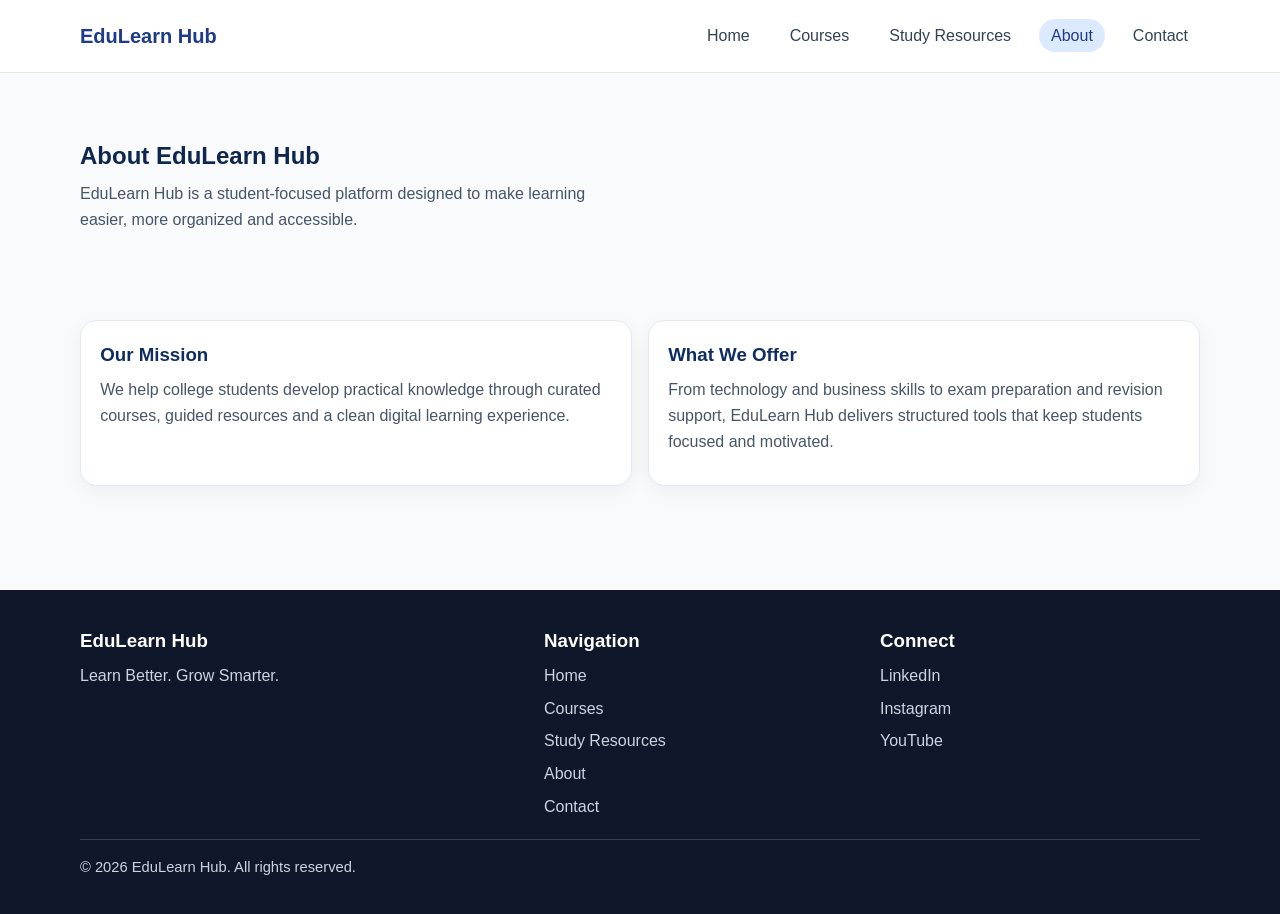
<file: about.html>
<!DOCTYPE html>
<html lang="en">
  <head>
    <meta charset="UTF-8" />
    <meta name="viewport" content="width=device-width, initial-scale=1.0" />
    <title>EduLearn Hub | About</title>
    <link rel="stylesheet" href="styles.css" />
    <script async src="https://www.googletagmanager.com/gtag/js?id=G-74V6HJLJXZ"></script>
    <script>
      window.dataLayer = window.dataLayer || [];
      function gtag() {
        dataLayer.push(arguments);
      }
      gtag('js', new Date());

      gtag('config', 'G-74V6HJLJXZ');
    </script>
  </head>
  <body>
    <header class="navbar">
      <div class="container nav-wrap">
        <a class="brand" href="index.html">EduLearn Hub</a>
        <button class="menu-toggle" aria-label="Open menu">☰</button>
        <ul class="nav-links">
          <li><a href="index.html">Home</a></li>
          <li><a href="courses.html">Courses</a></li>
          <li><a href="resources.html">Study Resources</a></li>
          <li><a class="active" href="about.html">About</a></li>
          <li><a href="contact.html">Contact</a></li>
        </ul>
      </div>
    </header>

    <main>
      <section class="page-header">
        <div class="container">
          <h1>About EduLearn Hub</h1>
          <p>
            EduLearn Hub is a student-focused platform designed to make learning easier, more organized and accessible.
          </p>
        </div>
      </section>

      <section class="card-section">
        <div class="container two-col">
          <article class="card">
            <h3>Our Mission</h3>
            <p>
              We help college students develop practical knowledge through curated courses, guided resources and a clean digital
              learning experience.
            </p>
          </article>
          <article class="card">
            <h3>What We Offer</h3>
            <p>
              From technology and business skills to exam preparation and revision support, EduLearn Hub delivers structured tools
              that keep students focused and motivated.
            </p>
          </article>
        </div>
      </section>
    </main>

    <footer>
      <div class="container">
        <div class="footer-grid">
          <div><h3>EduLearn Hub</h3><p>Learn Better. Grow Smarter.</p></div>
          <div>
            <h3>Navigation</h3>
            <ul class="footer-links">
              <li><a href="index.html">Home</a></li>
              <li><a href="courses.html">Courses</a></li>
              <li><a href="resources.html">Study Resources</a></li>
              <li><a href="about.html">About</a></li>
              <li><a href="contact.html">Contact</a></li>
            </ul>
          </div>
          <div>
            <h3>Connect</h3>
            <ul class="social-links"><li><a href="#">LinkedIn</a></li><li><a href="#">Instagram</a></li><li><a href="#">YouTube</a></li></ul>
          </div>
        </div>
        <p class="footer-note">© <span data-year></span> EduLearn Hub. All rights reserved.</p>
      </div>
    </footer>

    <script src="script.js"></script>
  </body>
</html>
</file>
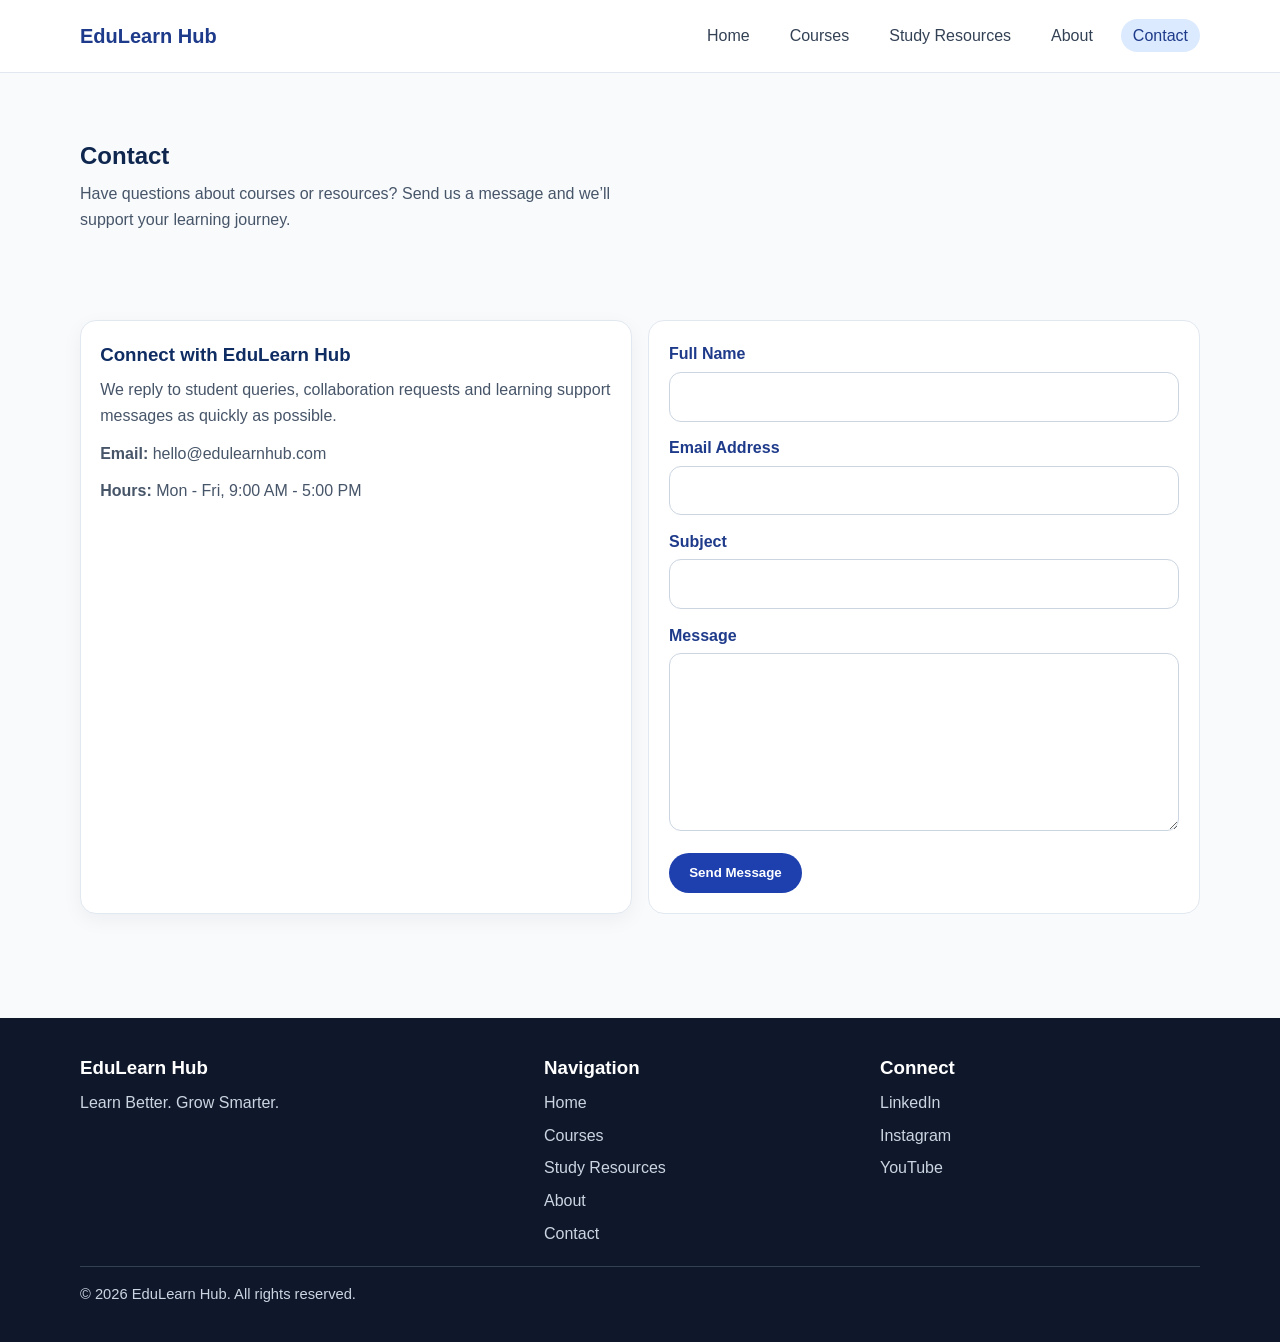
<file: contact.html>
<!DOCTYPE html>
<html lang="en">
  <head>
    <meta charset="UTF-8" />
    <meta name="viewport" content="width=device-width, initial-scale=1.0" />
    <title>EduLearn Hub | Contact</title>
    <link rel="stylesheet" href="styles.css" />
    <script async src="https://www.googletagmanager.com/gtag/js?id=G-74V6HJLJXZ"></script>
    <script>
      window.dataLayer = window.dataLayer || [];
      function gtag() {
        dataLayer.push(arguments);
      }
      gtag('js', new Date());

      gtag('config', 'G-74V6HJLJXZ');
    </script>
  </head>
  <body>
    <header class="navbar">
      <div class="container nav-wrap">
        <a class="brand" href="index.html">EduLearn Hub</a>
        <button class="menu-toggle" aria-label="Open menu">☰</button>
        <ul class="nav-links">
          <li><a href="index.html">Home</a></li>
          <li><a href="courses.html">Courses</a></li>
          <li><a href="resources.html">Study Resources</a></li>
          <li><a href="about.html">About</a></li>
          <li><a class="active" href="contact.html">Contact</a></li>
        </ul>
      </div>
    </header>

    <main>
      <section class="page-header">
        <div class="container">
          <h1>Contact</h1>
          <p>Have questions about courses or resources? Send us a message and we’ll support your learning journey.</p>
        </div>
      </section>

      <section class="card-section">
        <div class="container two-col">
          <article class="card">
            <h3>Connect with EduLearn Hub</h3>
            <p>We reply to student queries, collaboration requests and learning support messages as quickly as possible.</p>
            <p><strong>Email:</strong> hello@edulearnhub.com</p>
            <p><strong>Hours:</strong> Mon - Fri, 9:00 AM - 5:00 PM</p>
          </article>

          <form id="contact-form" class="form-card">
            <label for="fullName">Full Name</label>
            <input type="text" id="fullName" name="fullName" required />

            <label for="email">Email Address</label>
            <input type="email" id="email" name="email" required />

            <label for="subject">Subject</label>
            <input type="text" id="subject" name="subject" required />

            <label for="message">Message</label>
            <textarea id="message" name="message" rows="6" required></textarea>

            <button type="submit" class="btn btn-primary">Send Message</button>
          </form>
        </div>
      </section>
    </main>

    <footer>
      <div class="container">
        <div class="footer-grid">
          <div><h3>EduLearn Hub</h3><p>Learn Better. Grow Smarter.</p></div>
          <div>
            <h3>Navigation</h3>
            <ul class="footer-links">
              <li><a href="index.html">Home</a></li>
              <li><a href="courses.html">Courses</a></li>
              <li><a href="resources.html">Study Resources</a></li>
              <li><a href="about.html">About</a></li>
              <li><a href="contact.html">Contact</a></li>
            </ul>
          </div>
          <div>
            <h3>Connect</h3>
            <ul class="social-links"><li><a href="#">LinkedIn</a></li><li><a href="#">Instagram</a></li><li><a href="#">YouTube</a></li></ul>
          </div>
        </div>
        <p class="footer-note">© <span data-year></span> EduLearn Hub. All rights reserved.</p>
      </div>
    </footer>

    <script src="script.js"></script>
  </body>
</html>
</file>
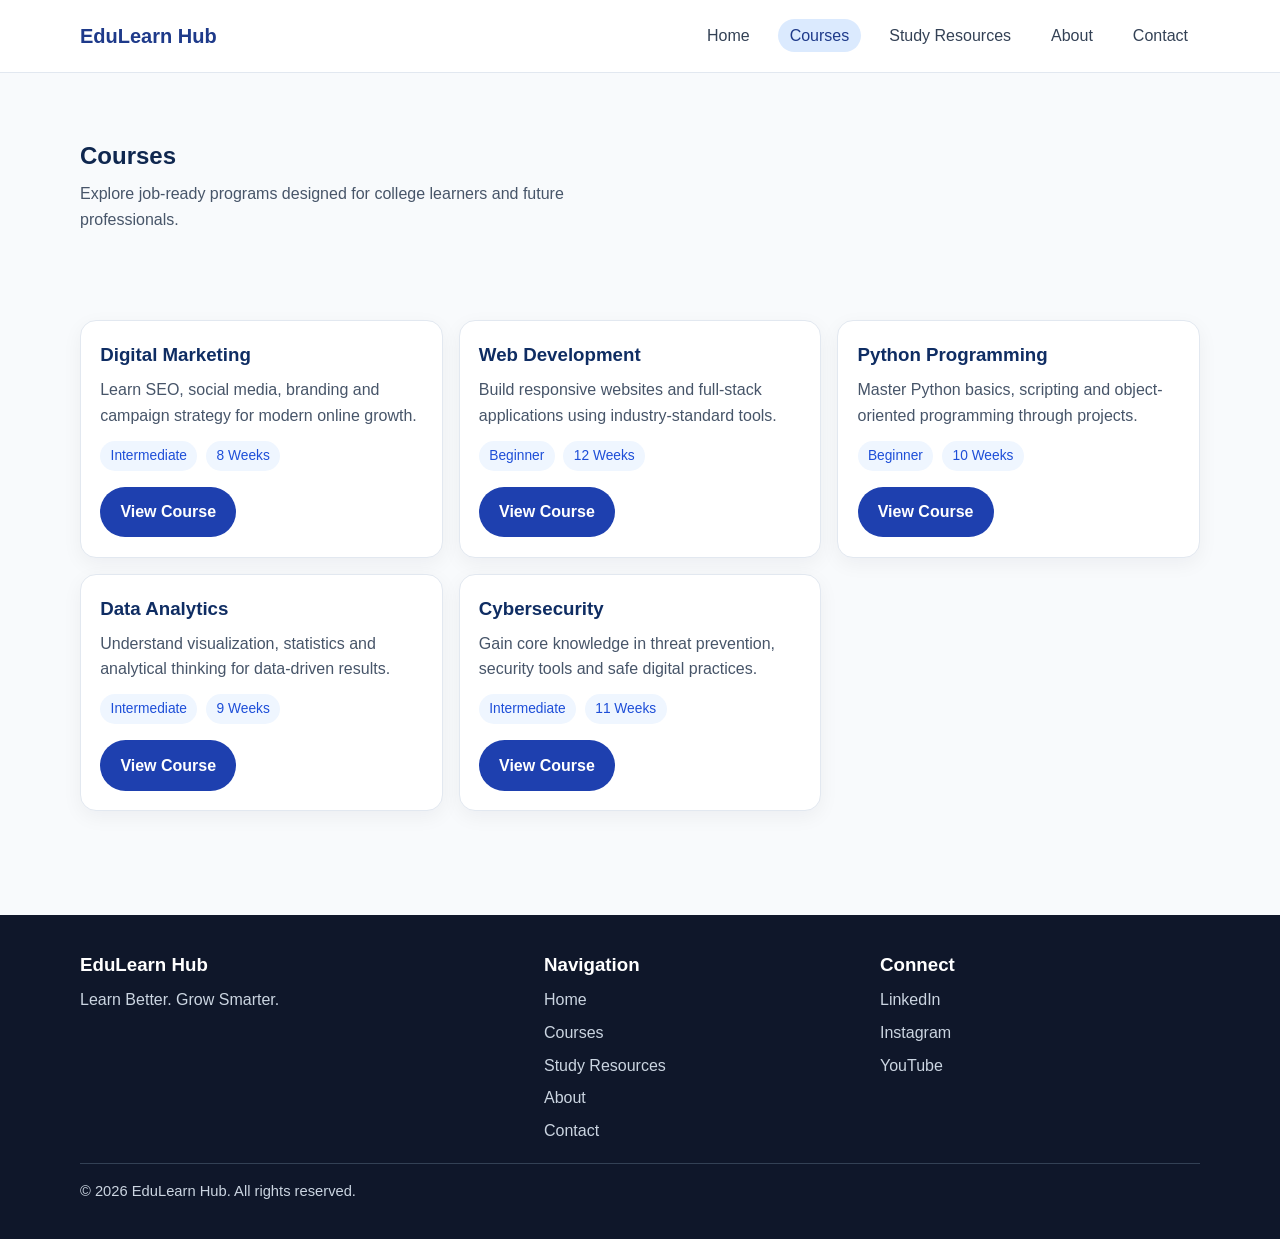
<file: courses.html>
<!DOCTYPE html>
<html lang="en">
  <head>
    <meta charset="UTF-8" />
    <meta name="viewport" content="width=device-width, initial-scale=1.0" />
    <title>EduLearn Hub | Courses</title>
    <link rel="stylesheet" href="styles.css" />
    <script async src="https://www.googletagmanager.com/gtag/js?id=G-74V6HJLJXZ"></script>
    <script>
      window.dataLayer = window.dataLayer || [];
      function gtag() {
        dataLayer.push(arguments);
      }
      gtag('js', new Date());

      gtag('config', 'G-74V6HJLJXZ');
    </script>
  </head>
  <body>
    <header class="navbar">
      <div class="container nav-wrap">
        <a class="brand" href="index.html">EduLearn Hub</a>
        <button class="menu-toggle" aria-label="Open menu">☰</button>
        <ul class="nav-links">
          <li><a href="index.html">Home</a></li>
          <li><a class="active" href="courses.html">Courses</a></li>
          <li><a href="resources.html">Study Resources</a></li>
          <li><a href="about.html">About</a></li>
          <li><a href="contact.html">Contact</a></li>
        </ul>
      </div>
    </header>

    <main>
      <section class="page-header">
        <div class="container">
          <h1>Courses</h1>
          <p>Explore job-ready programs designed for college learners and future professionals.</p>
        </div>
      </section>

      <section class="card-section">
        <div class="container card-grid">
          <article class="card">
            <h3>Digital Marketing</h3>
            <p>Learn SEO, social media, branding and campaign strategy for modern online growth.</p>
            <div class="meta"><span class="pill">Intermediate</span><span class="pill">8 Weeks</span></div>
            <a class="btn btn-primary" href="contact.html">View Course</a>
          </article>

          <article class="card">
            <h3>Web Development</h3>
            <p>Build responsive websites and full-stack applications using industry-standard tools.</p>
            <div class="meta"><span class="pill">Beginner</span><span class="pill">12 Weeks</span></div>
            <a class="btn btn-primary" href="contact.html">View Course</a>
          </article>

          <article class="card">
            <h3>Python Programming</h3>
            <p>Master Python basics, scripting and object-oriented programming through projects.</p>
            <div class="meta"><span class="pill">Beginner</span><span class="pill">10 Weeks</span></div>
            <a class="btn btn-primary" href="contact.html">View Course</a>
          </article>

          <article class="card">
            <h3>Data Analytics</h3>
            <p>Understand visualization, statistics and analytical thinking for data-driven results.</p>
            <div class="meta"><span class="pill">Intermediate</span><span class="pill">9 Weeks</span></div>
            <a class="btn btn-primary" href="contact.html">View Course</a>
          </article>

          <article class="card">
            <h3>Cybersecurity</h3>
            <p>Gain core knowledge in threat prevention, security tools and safe digital practices.</p>
            <div class="meta"><span class="pill">Intermediate</span><span class="pill">11 Weeks</span></div>
            <a class="btn btn-primary" href="contact.html">View Course</a>
          </article>
        </div>
      </section>
    </main>

    <footer>
      <div class="container">
        <div class="footer-grid">
          <div><h3>EduLearn Hub</h3><p>Learn Better. Grow Smarter.</p></div>
          <div>
            <h3>Navigation</h3>
            <ul class="footer-links">
              <li><a href="index.html">Home</a></li>
              <li><a href="courses.html">Courses</a></li>
              <li><a href="resources.html">Study Resources</a></li>
              <li><a href="about.html">About</a></li>
              <li><a href="contact.html">Contact</a></li>
            </ul>
          </div>
          <div>
            <h3>Connect</h3>
            <ul class="social-links"><li><a href="#">LinkedIn</a></li><li><a href="#">Instagram</a></li><li><a href="#">YouTube</a></li></ul>
          </div>
        </div>
        <p class="footer-note">© <span data-year></span> EduLearn Hub. All rights reserved.</p>
      </div>
    </footer>

    <script src="script.js"></script>
  </body>
</html>
</file>
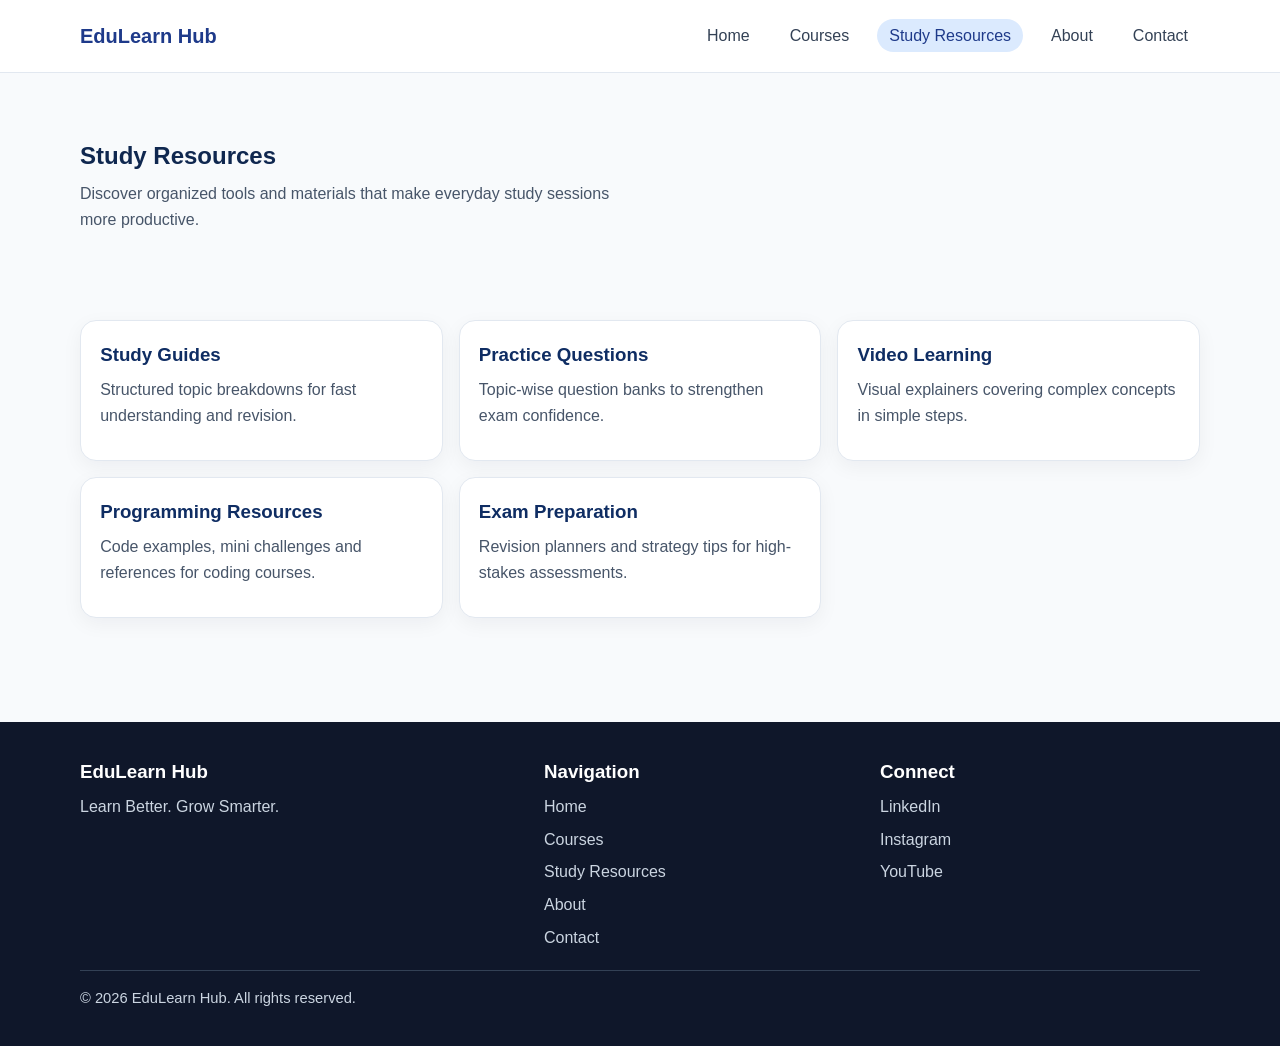
<file: resources.html>
<!DOCTYPE html>
<html lang="en">
  <head>
    <meta charset="UTF-8" />
    <meta name="viewport" content="width=device-width, initial-scale=1.0" />
    <title>EduLearn Hub | Study Resources</title>
    <link rel="stylesheet" href="styles.css" />
    <script async src="https://www.googletagmanager.com/gtag/js?id=G-74V6HJLJXZ"></script>
    <script>
      window.dataLayer = window.dataLayer || [];
      function gtag() {
        dataLayer.push(arguments);
      }
      gtag('js', new Date());

      gtag('config', 'G-74V6HJLJXZ');
    </script>
  </head>
  <body>
    <header class="navbar">
      <div class="container nav-wrap">
        <a class="brand" href="index.html">EduLearn Hub</a>
        <button class="menu-toggle" aria-label="Open menu">☰</button>
        <ul class="nav-links">
          <li><a href="index.html">Home</a></li>
          <li><a href="courses.html">Courses</a></li>
          <li><a class="active" href="resources.html">Study Resources</a></li>
          <li><a href="about.html">About</a></li>
          <li><a href="contact.html">Contact</a></li>
        </ul>
      </div>
    </header>

    <main>
      <section class="page-header">
        <div class="container">
          <h1>Study Resources</h1>
          <p>Discover organized tools and materials that make everyday study sessions more productive.</p>
        </div>
      </section>

      <section class="card-section">
        <div class="container card-grid">
          <article class="card"><h3>Study Guides</h3><p>Structured topic breakdowns for fast understanding and revision.</p></article>
          <article class="card"><h3>Practice Questions</h3><p>Topic-wise question banks to strengthen exam confidence.</p></article>
          <article class="card"><h3>Video Learning</h3><p>Visual explainers covering complex concepts in simple steps.</p></article>
          <article class="card"><h3>Programming Resources</h3><p>Code examples, mini challenges and references for coding courses.</p></article>
          <article class="card"><h3>Exam Preparation</h3><p>Revision planners and strategy tips for high-stakes assessments.</p></article>
        </div>
      </section>
    </main>

    <footer>
      <div class="container">
        <div class="footer-grid">
          <div><h3>EduLearn Hub</h3><p>Learn Better. Grow Smarter.</p></div>
          <div>
            <h3>Navigation</h3>
            <ul class="footer-links">
              <li><a href="index.html">Home</a></li>
              <li><a href="courses.html">Courses</a></li>
              <li><a href="resources.html">Study Resources</a></li>
              <li><a href="about.html">About</a></li>
              <li><a href="contact.html">Contact</a></li>
            </ul>
          </div>
          <div>
            <h3>Connect</h3>
            <ul class="social-links"><li><a href="#">LinkedIn</a></li><li><a href="#">Instagram</a></li><li><a href="#">YouTube</a></li></ul>
          </div>
        </div>
        <p class="footer-note">© <span data-year></span> EduLearn Hub. All rights reserved.</p>
      </div>
    </footer>

    <script src="script.js"></script>
  </body>
</html>
</file>
<file: styles.css>
:root {
  --primary: #1e40af;
  --primary-dark: #1e3a8a;
  --accent: #2563eb;
  --bg: #f8fafc;
  --text: #0f172a;
  --muted: #475569;
  --card: #ffffff;
  --border: #dbeafe;
  --radius: 16px;
  --shadow: 0 12px 30px rgba(15, 23, 42, 0.08);
}

* {
  box-sizing: border-box;
  margin: 0;
  padding: 0;
}

body {
  font-family: "Inter", "Segoe UI", Tahoma, sans-serif;
  background: var(--bg);
  color: var(--text);
  line-height: 1.6;
}

a {
  color: inherit;
  text-decoration: none;
}

img {
  max-width: 100%;
  display: block;
}

.container {
  width: min(1120px, 92%);
  margin: 0 auto;
}

.navbar {
  position: sticky;
  top: 0;
  z-index: 50;
  background: rgba(255, 255, 255, 0.96);
  border-bottom: 1px solid #e2e8f0;
  backdrop-filter: blur(8px);
}

.nav-wrap {
  display: flex;
  align-items: center;
  justify-content: space-between;
  min-height: 72px;
}

.brand {
  font-size: 1.25rem;
  font-weight: 800;
  color: var(--primary-dark);
}

.menu-toggle {
  border: none;
  background: transparent;
  font-size: 1.5rem;
  cursor: pointer;
  display: none;
}

.nav-links {
  display: flex;
  align-items: center;
  gap: 1rem;
  list-style: none;
}

.nav-links a {
  padding: 0.5rem 0.75rem;
  border-radius: 999px;
  color: #334155;
  transition: background 0.25s ease, color 0.25s ease;
}

.nav-links a:hover,
.nav-links a.active {
  background: #dbeafe;
  color: var(--primary-dark);
}

.hero {
  padding: 5.5rem 0 4.5rem;
}

.hero-grid {
  display: grid;
  grid-template-columns: 1.1fr 1fr;
  gap: 2rem;
  align-items: center;
}

.hero h1 {
  font-size: clamp(2rem, 5vw, 3.5rem);
  line-height: 1.15;
  margin-bottom: 1rem;
  color: #0b1f58;
}

.subtitle {
  color: var(--muted);
  max-width: 52ch;
  margin-bottom: 1.5rem;
}

.hero-actions {
  display: flex;
  gap: 0.75rem;
  flex-wrap: wrap;
}

.btn {
  display: inline-flex;
  align-items: center;
  justify-content: center;
  padding: 0.72rem 1.2rem;
  border-radius: 999px;
  border: 1px solid transparent;
  font-weight: 600;
  transition: transform 0.2s ease, box-shadow 0.2s ease, background 0.2s ease;
}

.btn:hover {
  transform: translateY(-2px);
  box-shadow: var(--shadow);
}

.btn-primary {
  background: var(--primary);
  color: #fff;
}

.btn-primary:hover {
  background: var(--primary-dark);
}

.btn-outline {
  border-color: #93c5fd;
  color: var(--primary-dark);
  background: #eff6ff;
}

.card-section {
  padding: 3.5rem 0;
}

.section-header {
  margin-bottom: 1.3rem;
}

.section-header h2 {
  font-size: clamp(1.4rem, 3.2vw, 2rem);
  color: #0f274f;
}

.section-header p {
  color: var(--muted);
}

.card-grid {
  display: grid;
  grid-template-columns: repeat(3, minmax(0, 1fr));
  gap: 1rem;
}

.card {
  background: var(--card);
  border-radius: var(--radius);
  padding: 1.2rem;
  border: 1px solid #e2e8f0;
  box-shadow: 0 6px 20px rgba(15, 23, 42, 0.05);
  transition: transform 0.25s ease, box-shadow 0.25s ease;
}

.card:hover {
  transform: translateY(-4px);
  box-shadow: var(--shadow);
}

.card h3 {
  color: #0f2d63;
  margin-bottom: 0.45rem;
}

.card p {
  color: var(--muted);
  margin-bottom: 0.75rem;
}

.meta {
  display: flex;
  gap: 0.55rem;
  flex-wrap: wrap;
  margin-bottom: 1rem;
}

.pill {
  background: #eff6ff;
  color: #1d4ed8;
  border-radius: 999px;
  font-size: 0.86rem;
  padding: 0.25rem 0.65rem;
}

.highlight {
  background: linear-gradient(135deg, #dbeafe, #f8fafc);
  border-radius: var(--radius);
  padding: 1.8rem;
  border: 1px solid #bfdbfe;
}

.cta {
  padding: 3.8rem 0 4.3rem;
}

.cta-box {
  background: linear-gradient(125deg, #1e40af, #2563eb);
  color: #fff;
  border-radius: 20px;
  padding: 2.2rem;
  text-align: center;
}

.cta-box p {
  max-width: 64ch;
  margin: 0.75rem auto 1.2rem;
  opacity: 0.95;
}

.page-header {
  padding: 4rem 0 2rem;
}

.page-header h1 {
  color: #0f274f;
  margin-bottom: 0.35rem;
}

.page-header p {
  color: var(--muted);
  max-width: 62ch;
}

.two-col {
  display: grid;
  grid-template-columns: 1fr 1fr;
  gap: 1rem;
}

.form-card {
  background: var(--card);
  border: 1px solid #e2e8f0;
  border-radius: var(--radius);
  padding: 1.25rem;
}

label {
  display: block;
  margin-bottom: 0.3rem;
  color: #1e3a8a;
  font-weight: 600;
}

input,
textarea {
  width: 100%;
  border: 1px solid #cbd5e1;
  border-radius: 12px;
  padding: 0.7rem 0.8rem;
  font: inherit;
  margin-bottom: 0.85rem;
}

input:focus,
textarea:focus {
  outline: 2px solid #93c5fd;
  border-color: #60a5fa;
}

footer {
  margin-top: 3rem;
  padding: 2.2rem 0;
  background: #0f172a;
  color: #cbd5e1;
}

.footer-grid {
  display: grid;
  grid-template-columns: 1.4fr 1fr 1fr;
  gap: 1rem;
}

footer h3 {
  color: #fff;
  margin-bottom: 0.45rem;
}

.footer-links,
.social-links {
  list-style: none;
  display: grid;
  gap: 0.45rem;
}

.footer-links a:hover,
.social-links a:hover {
  color: #93c5fd;
}

.footer-note {
  margin-top: 1.2rem;
  border-top: 1px solid #334155;
  padding-top: 1rem;
  font-size: 0.92rem;
}

@media (max-width: 900px) {
  .hero-grid,
  .two-col,
  .footer-grid,
  .card-grid {
    grid-template-columns: 1fr 1fr;
  }
}

@media (max-width: 700px) {
  .menu-toggle {
    display: block;
  }

  .nav-links {
    position: absolute;
    left: 0;
    right: 0;
    top: 72px;
    background: #fff;
    border-bottom: 1px solid #e2e8f0;
    padding: 0.8rem 4%;
    display: none;
    flex-direction: column;
    align-items: flex-start;
  }

  .nav-links.open {
    display: flex;
  }

  .hero,
  .card-section,
  .cta,
  .page-header {
    padding-top: 3rem;
  }

  .hero-grid,
  .two-col,
  .footer-grid,
  .card-grid {
    grid-template-columns: 1fr;
  }
}
</file>
